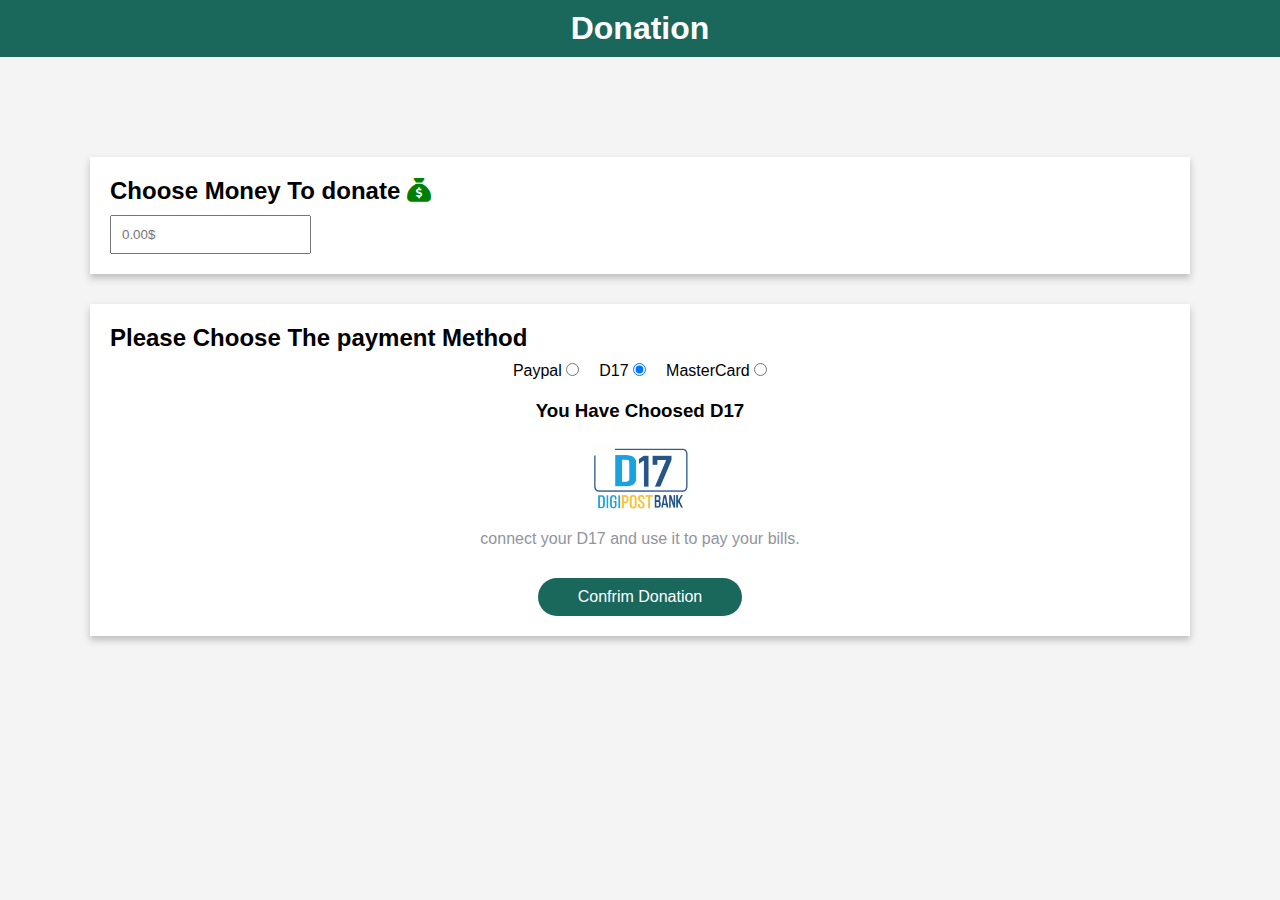
<file: donation.html>
<!DOCTYPE html>
<html lang="en">
<head>
    <meta charset="UTF-8">
    <meta name="viewport" content="width=device-width, initial-scale=1.0">
    <!-- ===========================fontawesome=========================== -->
     <link rel="stylesheet" href="https://cdnjs.cloudflare.com/ajax/libs/font-awesome/6.7.1/css/all.min.css">
    <!-- ===========================generals=========================== -->
     <link rel="stylesheet" href="css/generals.css">
    <!-- ===========================style=========================== -->
     <link rel="stylesheet" href="css/style.css">
     <!-- levels -->
      <link rel="stylesheet" href="css/payment.css">
    <title>Donation</title>
</head>
<body>
    
    <div class="payment">
        <h1 style="text-align: center; padding: 10px 0;">Donation</h1>
        <div class="container">
            <div class="review-cart">
                <h2>Choose Money To donate <i class="fa-solid fa-sack-dollar" style="color: green;"></i></h2>
                <input type="number" value="0.00$" style="padding: 10px;" placeholder="0.00$">
            </div>
            <div class="pay-methods">
                <h2>Please Choose The payment Method</h2>
                <div class="mth-names">
                    <div class="paypal">
                        <label for="">Paypal</label> <input type="radio" name="" id="">
                    </div>
                    <div class="D17">
                        <label for="">D17</label> <input type="radio" name="" id="" checked>
                    </div>
                    <div class="master-card">
                        <label for="">MasterCard</label> <input type="radio" name="" id="">
                    </div>
                </div>
                <div class="choosed">
                    <h3 style="text-align: center;">You Have Choosed D17</h3>
                    <div class="image">
                        <img src="img/D17.jpg" style="width: 100px;">
                    </div>
                    <p class="paragraph">connect your D17 and use it to pay your bills.</p>
                    <div class="button">
                        <a href="success-donation.html">Confrim Donation</a>
                    </div>
                </div>
            </div>
        </div>
    </div>    
</body>
</html>
</file>
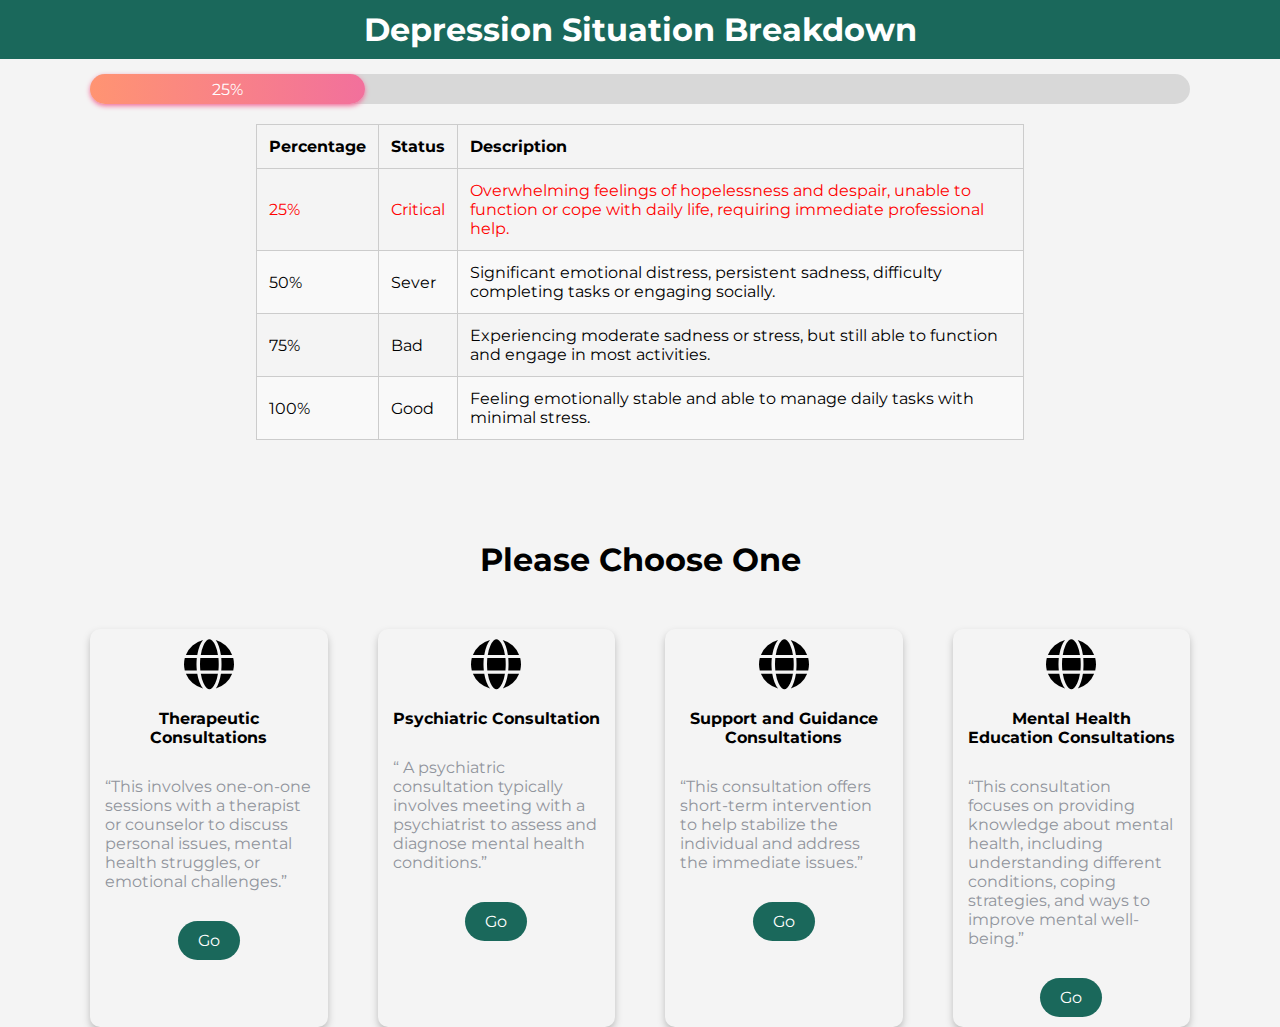
<file: level-of-sickness.html>
<!DOCTYPE html>
<html lang="en">
<head>
    <meta charset="UTF-8">
    <meta name="viewport" content="width=device-width, initial-scale=1.0">
    <!-- ===========================fontawesome=========================== -->
     <link rel="stylesheet" href="https://cdnjs.cloudflare.com/ajax/libs/font-awesome/6.7.1/css/all.min.css">
    <!-- ===========================generals=========================== -->
     <link rel="stylesheet" href="css/generals.css">
    <!-- ===========================style=========================== -->
     <link rel="stylesheet" href="css/style.css">
     <!-- levels -->
      <link rel="stylesheet" href="css/levels.css">
    <title>Level Of Sickness</title>
</head>
    <body>
      <div class="levels">
        <h1 style="text-align: center;">Depression Situation Breakdown</h1>
        <div class="container">
            <div class="progress">
                <div class="progress-done" data-done="25">
                    25%
                </div>
            </div>
        </div>
      </div>  
    <table>
        <thead>
            <tr>
                <th>Percentage</th>
                <th>Status</th>
                <th>Description</th>
            </tr>
        </thead>
        <tbody>
            <tr>
                <td style="color: red;">25%</td>
                <td style="color: red;">Critical</td>
                <td style="color: red;">Overwhelming feelings of hopelessness and despair, unable to function or cope with daily life, requiring immediate professional help.</td>
            </tr>
            <tr>
                <td>50%</td>
                <td>Sever</td>
                <td>Significant emotional distress, persistent sadness, difficulty completing tasks or engaging socially.</td>
            </tr>
            <tr>
                <td>75%</td>
                <td>Bad</td>
                <td>Experiencing moderate sadness or stress, but still able to function and engage in most activities.</td>
            </tr>
            <tr>
                <td>100%</td>
                <td>Good</td>
                <td>Feeling emotionally stable and able to manage daily tasks with minimal stress.</td>
            </tr>
        </tbody>
    </table>

    <div class="choices">
        <h1 style="text-align: center; padding-bottom: 50px;" >Please Choose One</h1>
        <div class="container">
            <div class="cards">
                <div class="card card-1">
                    <i class="fa-solid fa-globe"></i>
                    <div class="name">
                        <p>Therapeutic Consultations</p>
                    </div>
                    <div class="desc">
                        <p> “This involves one-on-one sessions with a therapist or counselor to discuss personal issues, mental health struggles, or emotional challenges.”</p>
                    </div>
                    <a href="payment.html" class="button">Go</a>
                </div>
                <div class="card card-2">
                    <i class="fa-solid fa-globe"></i>
                    <div class="name">
                        <p>Psychiatric Consultation</p>
                    </div>
                    <div class="desc">
                        <p> “ A psychiatric consultation typically involves meeting with a psychiatrist to assess and diagnose mental health conditions.”</p>
                    </div>
                    <a href="payment.html" class="button">Go</a>
                </div>
                <div class="card card-3">
                    <i class="fa-solid fa-globe"></i>
                    <div class="name">
                        <p>Support and Guidance Consultations</p>
                    </div>
                    <div class="desc">
                        <p> “This consultation offers short-term intervention to help stabilize the individual and address the immediate issues.”</p>
                    </div>
                    <a href="payment.html" class="button">Go</a>
                </div>
                <div class="card card-4">
                    <i class="fa-solid fa-globe"></i>
                    <div class="name">
                        <p>Mental Health Education Consultations</p>
                    </div>
                    <div class="desc">
                        <p> “This consultation focuses on providing knowledge about mental health, including understanding different conditions, coping strategies, and ways to improve mental well-being.”</p>
                    </div>
                    <a href="payment.html" class="button">Go</a>
                </div>
            </div>
        </div>
    </div>
      <script src="js/script.js"></script>
    </body>

</html>
</file>
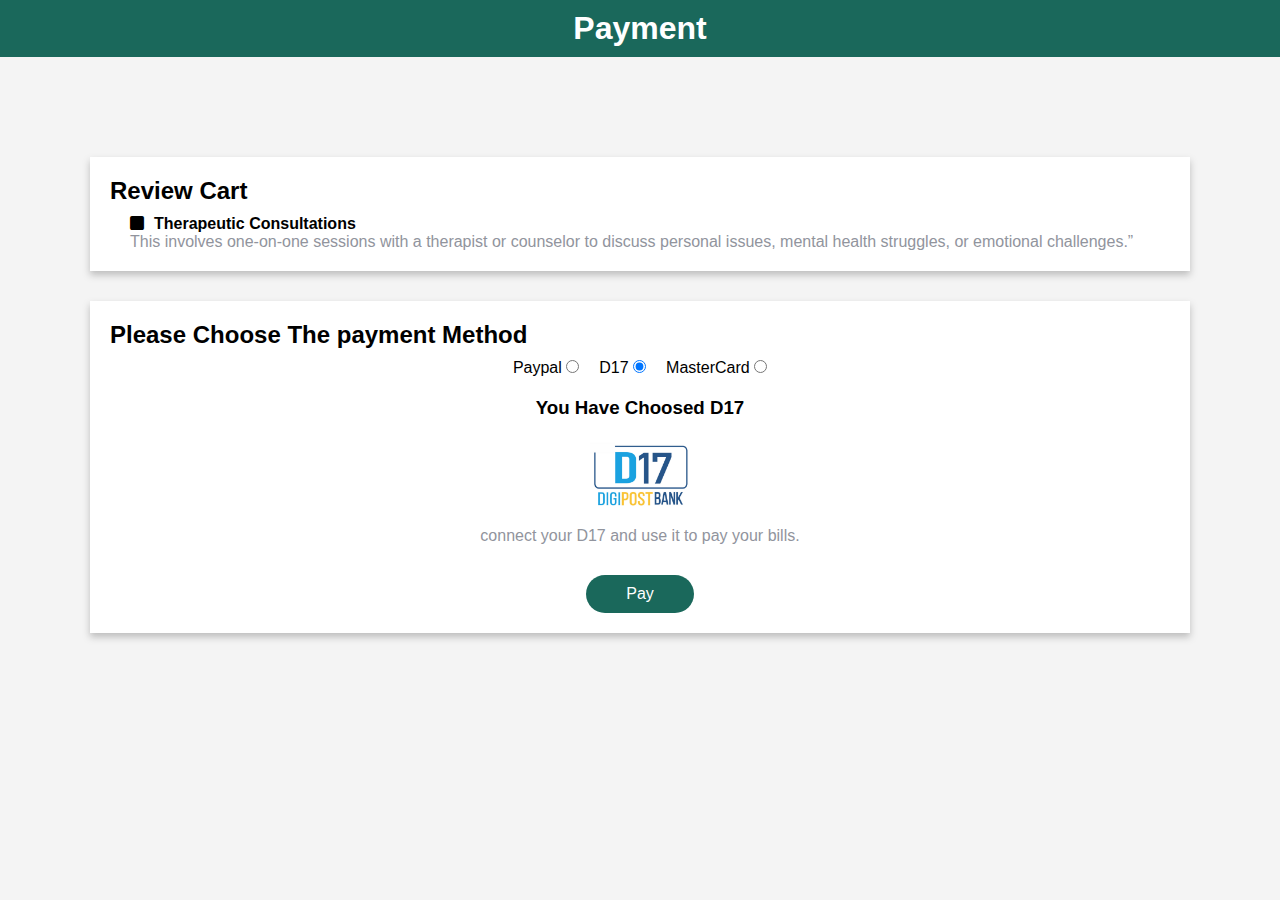
<file: payment.html>
<!DOCTYPE html>
<html lang="en">
<head>
    <meta charset="UTF-8">
    <meta name="viewport" content="width=device-width, initial-scale=1.0">
    <!-- ===========================fontawesome=========================== -->
     <link rel="stylesheet" href="https://cdnjs.cloudflare.com/ajax/libs/font-awesome/6.7.1/css/all.min.css">
    <!-- ===========================generals=========================== -->
     <link rel="stylesheet" href="css/generals.css">
    <!-- ===========================style=========================== -->
     <link rel="stylesheet" href="css/style.css">
     <!-- levels -->
      <link rel="stylesheet" href="css/payment.css">
    <title>Payment</title>
</head>
<body>
    
    <div class="payment">
        <h1 style="text-align: center; padding: 10px 0;">Payment</h1>
        <div class="container">
            <div class="review-cart">
                <h2>Review Cart</h2>
                <div class="desc">
                    <p><i class="fa-solid fa-square" style="padding-right: 10px;"></i>Therapeutic Consultations</p>
                    <p class="paragraph">This involves one-on-one sessions with a therapist or counselor to discuss personal issues, mental health struggles, or emotional challenges.”</p>
                </div>
            </div>
            <div class="pay-methods">
                <h2>Please Choose The payment Method</h2>
                <div class="mth-names">
                    <div class="paypal">
                        <label for="">Paypal</label> <input type="radio" name="" id="">
                    </div>
                    <div class="D17">
                        <label for="">D17</label> <input type="radio" name="" id="" checked>
                    </div>
                    <div class="master-card">
                        <label for="">MasterCard</label> <input type="radio" name="" id="">
                    </div>
                </div>
                <div class="choosed">
                    <h3 style="text-align: center;">You Have Choosed D17</h3>
                    <div class="image">
                        <img src="img/D17.jpg" style="width: 100px;">
                    </div>
                    <p class="paragraph">connect your D17 and use it to pay your bills.</p>
                    <div class="button">
                        <a href="success-payment.html">Pay</a>
                    </div>
                </div>
            </div>
        </div>
    </div>    
</body>
</html>
</file>
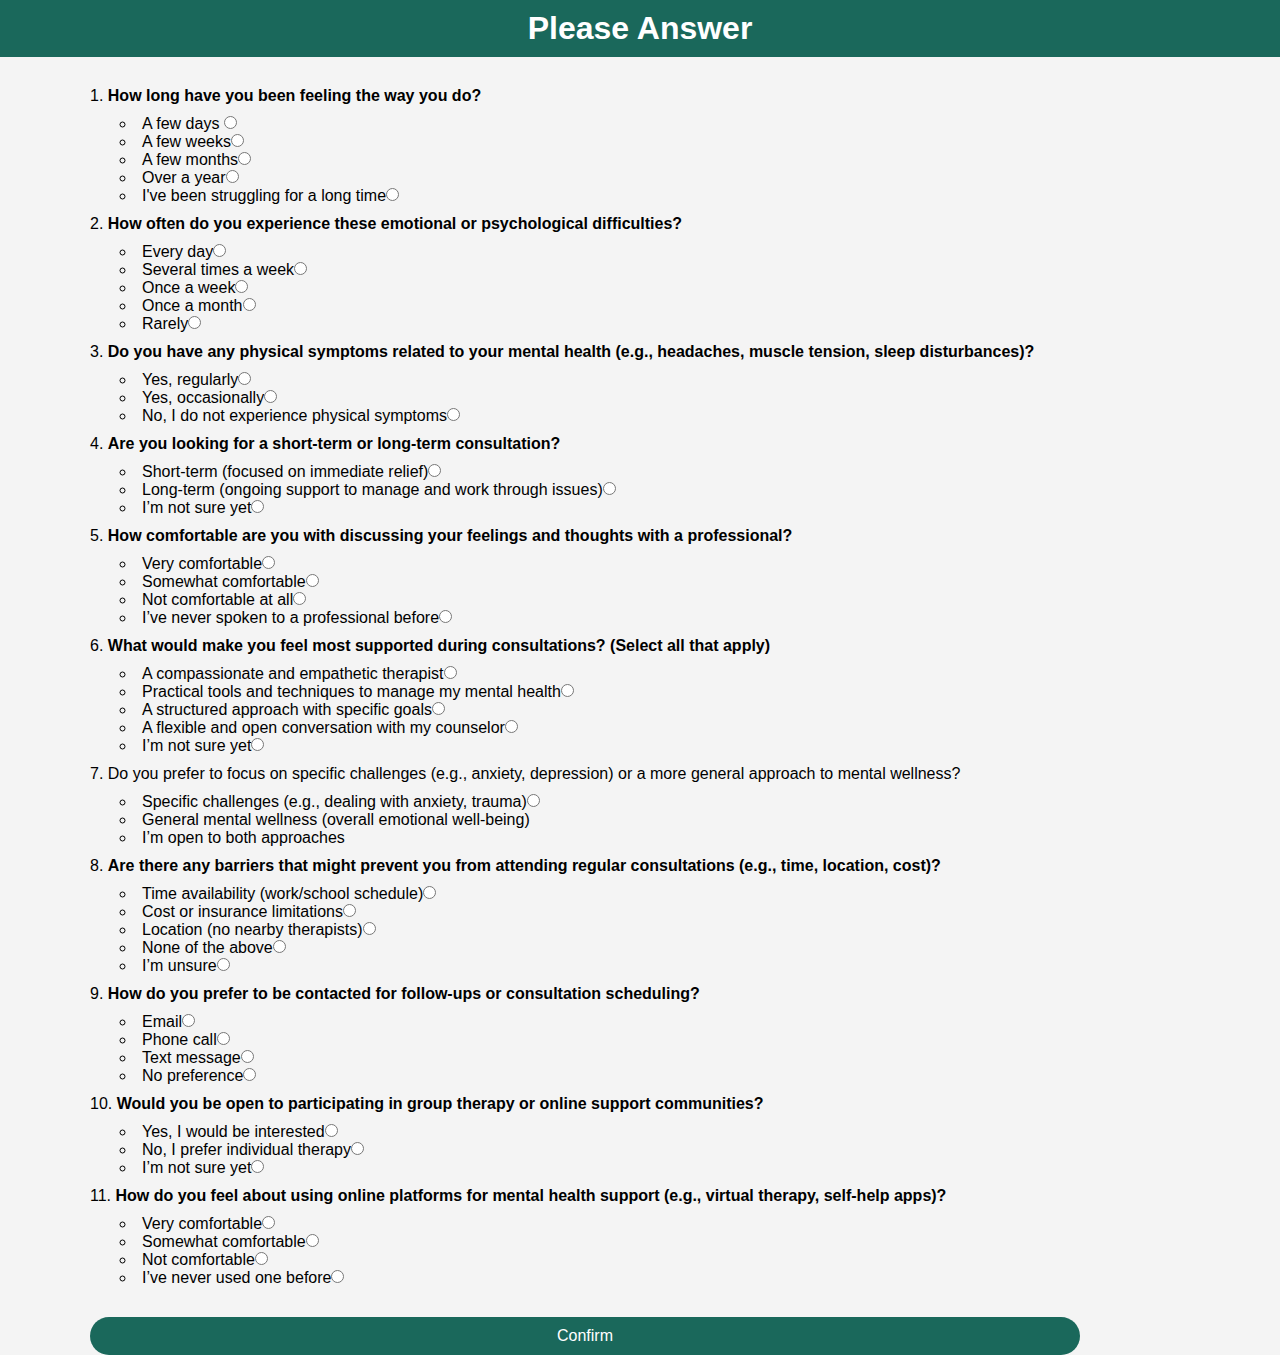
<file: quizz.html>
<!DOCTYPE html>
<html lang="en">
<head>
    <meta charset="UTF-8">
    <meta name="viewport" content="width=device-width, initial-scale=1.0">
    <!-- ===========================fontawesome=========================== -->
     <link rel="stylesheet" href="https://cdnjs.cloudflare.com/ajax/libs/font-awesome/6.7.1/css/all.min.css">
    <!-- ===========================generals=========================== -->
     <link rel="stylesheet" href="css/generals.css">
    <!-- ===========================style=========================== -->
     <link rel="stylesheet" href="css/style.css">
     <!-- user -->
      <link rel="stylesheet" href="css/user.css">
      <style>
        ul {
            list-style-type: circle; /* Ensures circles for <ul> */
            margin-left: 30px; /* Adds some indentation for nested lists */
            list-style-position: inside;
        }
        ol{
            list-style-type: decimal;
            list-style-position: inside;
        }
      </style>
    <title>Quizz</title>
</head>
    <body>
        <div class="quizz">
            <h1>Please Answer</h1>
            <div class="container">
                <div class="row-1">
                    <ol>
                        <li>
                            <span>How long have you been feeling the way you do?</span>
                            <ul>
                                <li>A few days <input type="radio" name="" id=""></li>
                                <li>A few weeks<input type="radio" name="" id=""></li>
                                <li>A few months<input type="radio" name="" id=""></li>
                                <li>Over a year<input type="radio" name="" id=""></li>
                                <li>I've been struggling for a long time<input type="radio" name="" id=""></li>
                            </ul>
                        </li>
                        <li>
                            <span>How often do you experience these emotional or psychological difficulties?</span>
                            <ul>
                                <li>Every day<input type="radio" name="" id=""></li>
                                <li>Several times a week<input type="radio" name="" id=""></li>
                                <li>Once a week<input type="radio" name="" id=""></li>
                                <li>Once a month<input type="radio" name="" id=""></li>
                                <li>Rarely<input type="radio" name="" id=""></li>
                            </ul>
                        </li>
                        <li>
                            <span>Do you have any physical symptoms related to your mental health (e.g., headaches, muscle tension, sleep disturbances)?</span>
                            <ul>
                                <li>Yes, regularly<input type="radio" name="" id=""></li>
                                <li>Yes, occasionally<input type="radio" name="" id=""></li>
                                <li>No, I do not experience physical symptoms<input type="radio" name="" id=""></li>
                            </ul>
                        </li>
                        <li>
                            <span>Are you looking for a short-term or long-term consultation?</span>
                            <ul>
                                <li>Short-term (focused on immediate relief)<input type="radio" name="" id=""></li>
                                <li>Long-term (ongoing support to manage and work through issues)<input type="radio" name="" id=""></li>
                                <li>I’m not sure yet<input type="radio" name="" id=""></li>
                            </ul>
                        </li>
                        <li>
                            <span>How comfortable are you with discussing your feelings and thoughts with a professional?</span>
                            <ul>
                                <li>Very comfortable<input type="radio" name="" id=""></li>
                                <li>Somewhat comfortable<input type="radio" name="" id=""></li>
                                <li>Not comfortable at all<input type="radio" name="" id=""></li>
                                <li>I’ve never spoken to a professional before<input type="radio" name="" id=""></li>
                            </ul>
                        </li>
                        <li>
                            <span>What would make you feel most supported during consultations? (Select all that apply)</span>
                            <ul>
                                <li>A compassionate and empathetic therapist<input type="radio" name="" id=""></li>
                                <li>Practical tools and techniques to manage my mental health<input type="radio" name="" id=""></li>
                                <li>A structured approach with specific goals<input type="radio" name="" id=""></li>
                                <li>A flexible and open conversation with my counselor<input type="radio" name="" id=""></li>
                                <li>I’m not sure yet<input type="radio" name="" id=""></li>
                            </ul>
                        </li>
                        <li>
                            Do you prefer to focus on specific challenges (e.g., anxiety, depression) or a more general approach to mental wellness?
                            <ul>
                                <li>Specific challenges (e.g., dealing with anxiety, trauma)<input type="radio" name="" id=""></li>
                                <li>General mental wellness (overall emotional well-being)</li>
                                <li>I’m open to both approaches</li>
                            </ul>
                        </li>
                        <li>
                            <span>Are there any barriers that might prevent you from attending regular consultations (e.g., time, location, cost)?</span>
                            <ul>
                                <li>Time availability (work/school schedule)<input type="radio" name="" id=""></li>
                                <li>Cost or insurance limitations<input type="radio" name="" id=""></li>
                                <li>Location (no nearby therapists)<input type="radio" name="" id=""></li>
                                <li>None of the above<input type="radio" name="" id=""></li>
                                <li>I’m unsure<input type="radio" name="" id=""></li>
                            </ul>
                        </li>
                        <li>
                            <span>How do you prefer to be contacted for follow-ups or consultation scheduling?</span>
                            <ul>
                                <li>Email<input type="radio" name="" id=""></li>
                                <li>Phone call<input type="radio" name="" id=""></li>
                                <li>Text message<input type="radio" name="" id=""></li>
                                <li>No preference<input type="radio" name="" id=""></li>
                            </ul>
                        </li>
                        <li>
                            <span>Would you be open to participating in group therapy or online support communities?</span>
                            <ul>
                                <li>Yes, I would be interested<input type="radio" name="" id=""></li>
                                <li>No, I prefer individual therapy<input type="radio" name="" id=""></li>
                                <li>I’m not sure yet<input type="radio" name="" id=""></li>
                            </ul>
                        </li>
                        <li>
                            <span>How do you feel about using online platforms for mental health support (e.g., virtual therapy, self-help apps)?</span>
                            <ul>
                                <li>Very comfortable<input type="radio" name="" id=""></li>
                                <li>Somewhat comfortable<input type="radio" name="" id=""></li>
                                <li>Not comfortable<input type="radio" name="" id=""></li>
                                <li>I’ve never used one before<input type="radio" name="" id=""></li>
                            </ul>
                        </li>
                    </ol>
                    <a href="level-of-sickness.html" id="button">Confirm</a>
                </div>
            </div>
        </div>
    </body>

</html>
</file>
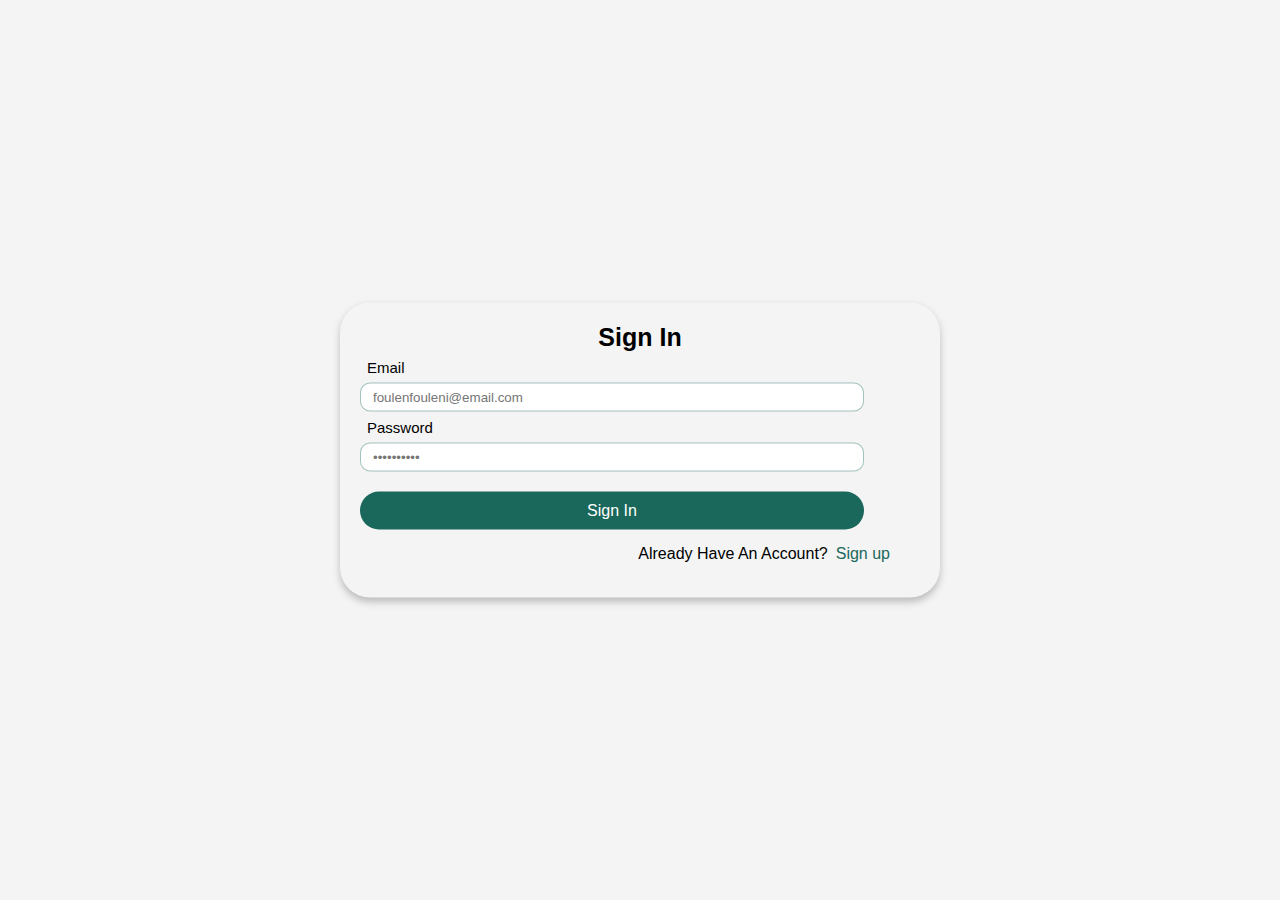
<file: sign-in.html>
<!DOCTYPE html>
<html lang="en">
<head>
    <meta charset="UTF-8">
    <meta name="viewport" content="width=device-width, initial-scale=1.0">
    <!-- ===========================fontawesome=========================== -->
     <link rel="stylesheet" href="https://cdnjs.cloudflare.com/ajax/libs/font-awesome/6.7.1/css/all.min.css">
    <!-- ===========================generals=========================== -->
     <link rel="stylesheet" href="css/generals.css">
    <!-- ===========================style=========================== -->
     <link rel="stylesheet" href="css/style.css">
     <!-- user -->
      <link rel="stylesheet" href="css/user.css">
    <title>Sign In</title>
</head>
    <body>
        <form action="">
            <h1>Sign In</h1>
            <div class="email">
                <label for="">Email</label><br>
                <input type="text" placeholder="foulenfouleni@email.com">
            </div>
            <div class="password" style="display: block;">
                <div class="password-1">
                    <label for="">Password</label><br>
                    <input type="text" placeholder="••••••••••">
                </div>
            </div>
            <a href="user-profile.html" id="button">Sign In</a>
            <p>Already Have An Account?<a href="sign-up.html">Sign up</a></p>
        </form>
    </body>

</head>
</file>
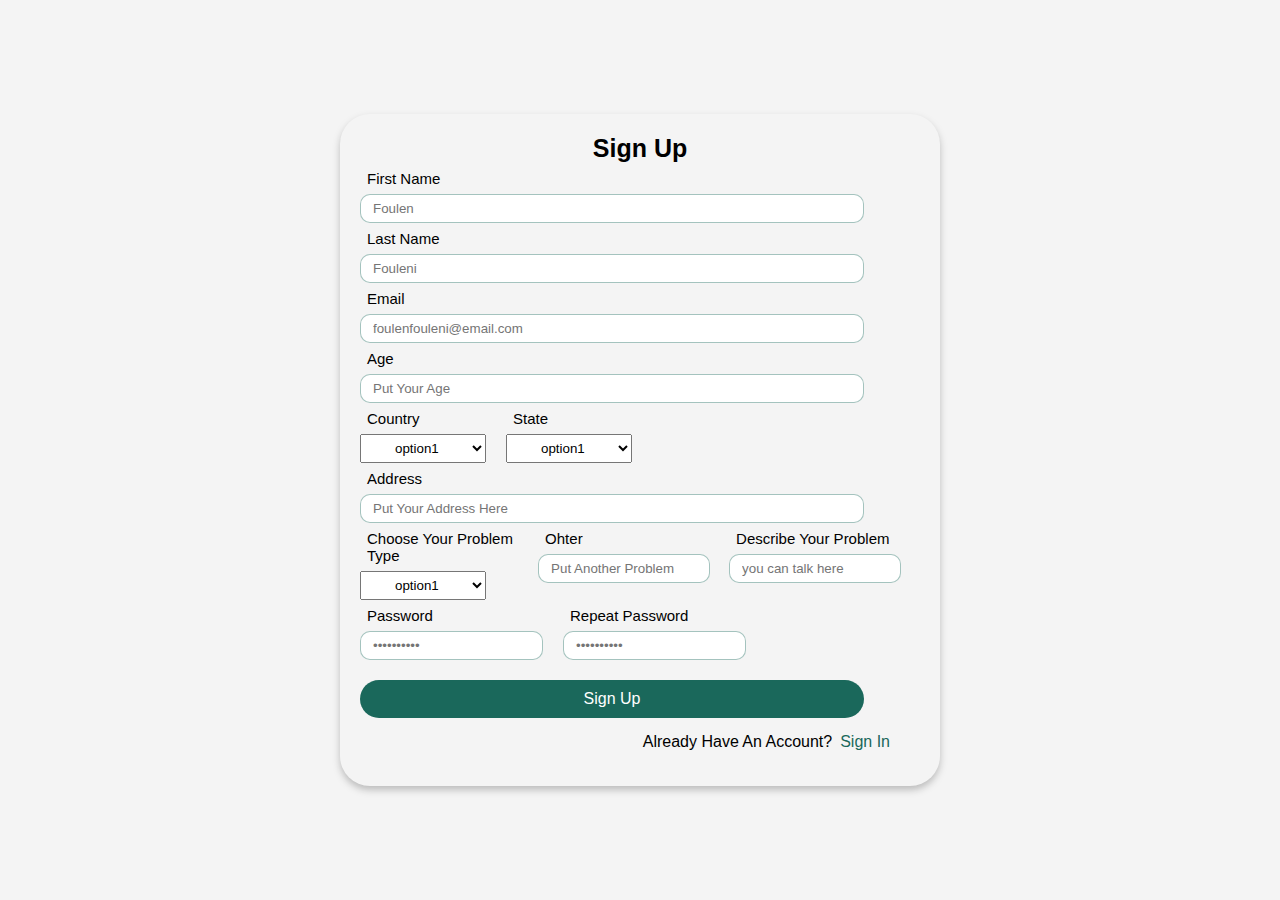
<file: sign-up.html>
<!DOCTYPE html>
<html lang="en">
<head>
    <meta charset="UTF-8">
    <meta name="viewport" content="width=device-width, initial-scale=1.0">
    <!-- ===========================fontawesome=========================== -->
     <link rel="stylesheet" href="https://cdnjs.cloudflare.com/ajax/libs/font-awesome/6.7.1/css/all.min.css">
    <!-- ===========================generals=========================== -->
     <link rel="stylesheet" href="css/generals.css">
    <!-- ===========================style=========================== -->
     <link rel="stylesheet" href="css/style.css">
     <!-- user -->
      <link rel="stylesheet" href="css/user.css">
    <title>Sign Up</title>
</head>
    <body>
        <form action="">
            <h1>Sign Up</h1>
            <div class="name">
                <div class="first-name">
                    <label for="">First Name</label> <br>
                    <input type="text" placeholder="Foulen">
                </div>
                <div class="last-name">
                    <label for="">Last Name</label> <br>
                    <input type="text" placeholder="Fouleni">
                </div>
            </div>
            <div class="email">
                <label for="">Email</label><br>
                <input type="text" placeholder="foulenfouleni@email.com">
            </div>
            <div class="age">
                <label for="">Age</label><br>
                <input type="text" placeholder="Put Your Age">
            </div>
            <div class="address">
                <div class="country">
                    <label for="">Country</label><br>
                    <select name="" id="">
                        <option value="option1">option1</option>
                        <option value="option">option2</option>
                        <option value="option2">option3</option>
                    </select>
                </div>
                <div class="state">
                    <label for="">State</label><br>
                    <select name="" id="">
                        <option value="option1">option1</option>
                        <option value="option">option2</option>
                        <option value="option2">option3</option>
                    </select>
                </div>
            </div>
            <div class="add-description">
                <label for="">Address</label><br>
                <input type="text" placeholder="Put Your Address Here">
            </div>
            <div class="problem">
                <div class="category">
                    <div class="category-1">
                        <label for="">Choose Your Problem Type</label><br>
                        <select name="" id="">
                            <option value="option1">option1</option>
                            <option value="option1">option1</option>
                            <option value="option1">option1</option>
                            <option value="option1">option1</option>
                            <option value="option1">option1</option>
                            <option value="option1">option1</option>
                            <option value="option1">option1</option>
                            <option value="option1">option1</option>
                        </select>
                    </div>
                    <div class="category-2">
                        <label for="">Ohter</label><br>
                        <input type="text" placeholder="Put Another Problem">
                    </div>
                    <div class="description">
                        <label for="">Describe Your Problem</label><br>
                        <input type="text" placeholder="you can talk here">
                    </div>
                </div>
                
            </div>
            <div class="password">
                <div class="password-1">
                    <label for="">Password</label><br>
                    <input type="text" placeholder="••••••••••">
                </div>
                <div class="password-1">
                    <label for="">Repeat Password</label><br>
                    <input type="text" placeholder="••••••••••">
                </div>
            </div>
            <a href="quizz.html" id="button">Sign Up</a>
            <p>Already Have An Account?<a href="sign-in.html">Sign In</a></p>
        </form>
    </body>

</head>
</file>
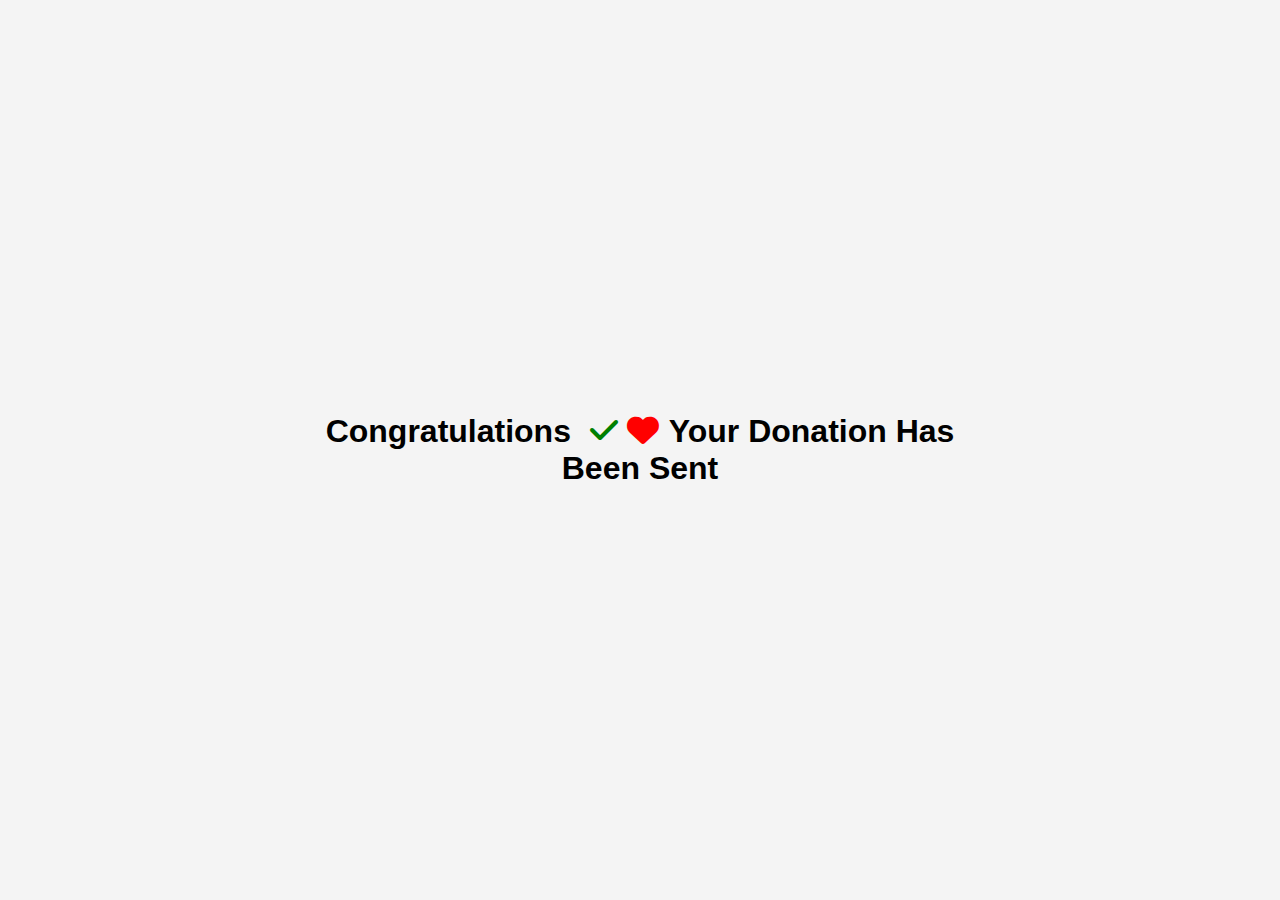
<file: success-donation.html>
<!DOCTYPE html>
<html lang="en">
<head>
    <meta charset="UTF-8">
    <meta name="viewport" content="width=device-width, initial-scale=1.0">
    <!-- ===========================fontawesome=========================== -->
     <link rel="stylesheet" href="https://cdnjs.cloudflare.com/ajax/libs/font-awesome/6.7.1/css/all.min.css">
    <!-- ===========================generals=========================== -->
     <link rel="stylesheet" href="css/generals.css">
    <!-- ===========================style=========================== -->
     <link rel="stylesheet" href="css/style.css">
     <!-- levels -->
      <link rel="stylesheet" href="css/payment.css">
    <title>Successfully</title>
</head>
<body>
    
        <h1 style="text-align: center; position: absolute; top: 50%; left: 50%; transform: translate(-50%,-50%);">Congratulations <i class="fa-solid fa-check" style="color: green; padding-left: 10px;"></i> <i class="fa-solid fa-heart" style="color: red; padding-right: 10px;"></i>Your Donation Has Been Sent</h1>
</body>
</html>
</file>
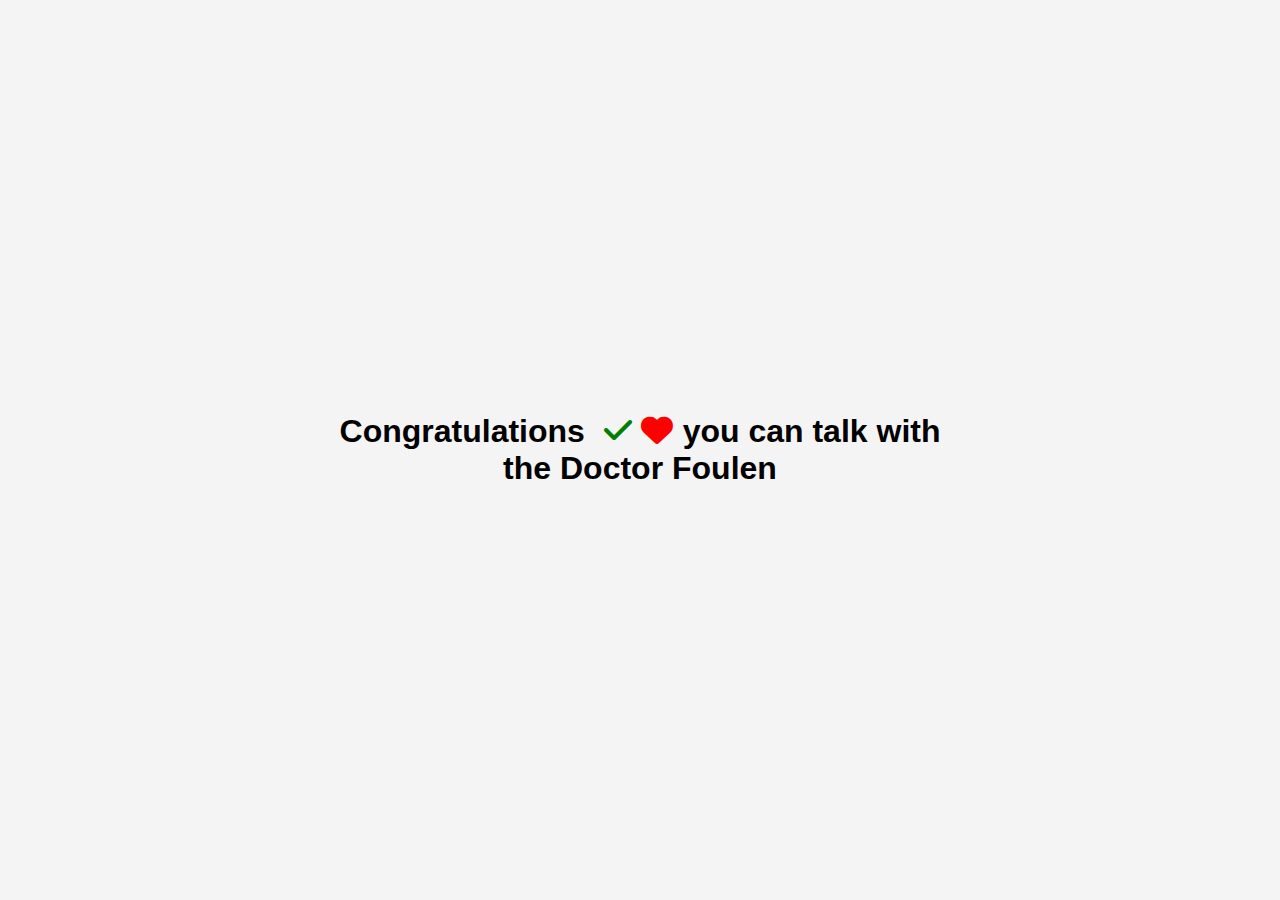
<file: success-payment.html>
<!DOCTYPE html>
<html lang="en">
<head>
    <meta charset="UTF-8">
    <meta name="viewport" content="width=device-width, initial-scale=1.0">
    <!-- ===========================fontawesome=========================== -->
     <link rel="stylesheet" href="https://cdnjs.cloudflare.com/ajax/libs/font-awesome/6.7.1/css/all.min.css">
    <!-- ===========================generals=========================== -->
     <link rel="stylesheet" href="css/generals.css">
    <!-- ===========================style=========================== -->
     <link rel="stylesheet" href="css/style.css">
     <!-- levels -->
      <link rel="stylesheet" href="css/payment.css">
    <title>Successfully</title>
</head>
<body>
    
        <h1 style="text-align: center; position: absolute; top: 50%; left: 50%; transform: translate(-50%,-50%);">Congratulations <i class="fa-solid fa-check" style="color: green; padding-left: 10px;"></i> <i class="fa-solid fa-heart" style="color: red; padding-right: 10px;"></i>you can talk with the Doctor Foulen</h1>
</body>
</html>
</file>
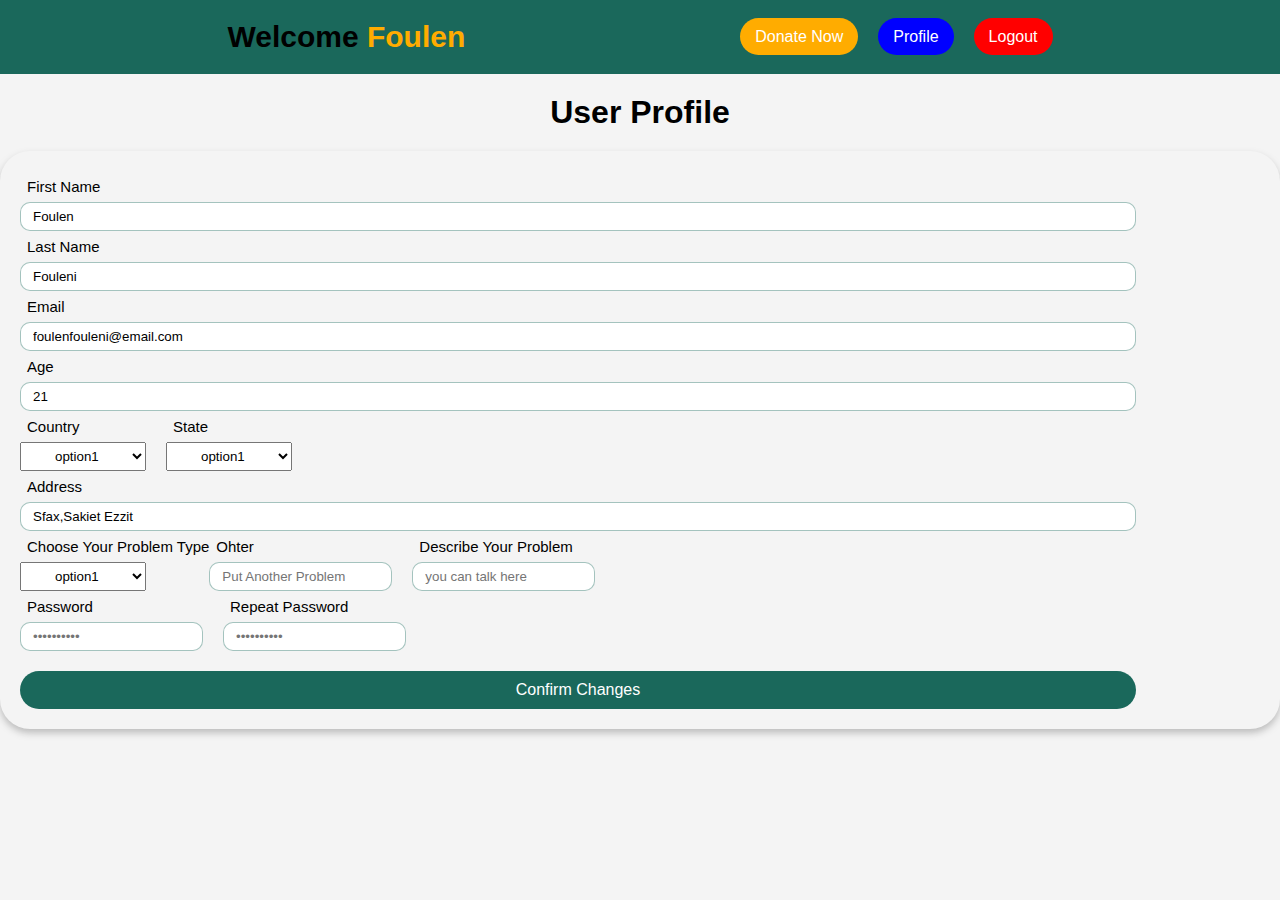
<file: user-profile.html>
<!DOCTYPE html>
<html lang="en">
<head>
    <meta charset="UTF-8">
    <meta name="viewport" content="width=device-width, initial-scale=1.0">
    <!-- ===========================fontawesome=========================== -->
     <link rel="stylesheet" href="https://cdnjs.cloudflare.com/ajax/libs/font-awesome/6.7.1/css/all.min.css">
    <!-- ===========================generals=========================== -->
     <link rel="stylesheet" href="css/generals.css">
    <!-- ===========================style=========================== -->
     <link rel="stylesheet" href="css/style.css">
    <!-- ===========================home=========================== -->
    <link rel="stylesheet" href="css/user-profile.css">
    <title>Profile</title>
</head>

<body>
    <div class="header">
        <div class="container">
            <h2>Welcome <span>Foulen</span></h2>
            <ul>
                <li><a href="donation.html">Donate Now</a></li>
                <li><a href="user-profile.html">Profile</a></li>
                <li><a href="index.html">Logout</a></li>
            </ul>
        </div>
    </div>
    <div class="user-info">
        <h1>User Profile</h1>
        <form action="">
            <div class="name">
                <div class="first-name">
                    <label for="">First Name</label> <br>
                    <input type="text" placeholder="Foulen" value="Foulen">
                </div>
                <div class="last-name">
                    <label for="">Last Name</label> <br>
                    <input type="text" placeholder="Fouleni" value="Fouleni">
                </div>
            </div>
            <div class="email">
                <label for="">Email</label><br>
                <input type="text" placeholder="foulenfouleni@email.com" value="foulenfouleni@email.com">
            </div>
            <div class="age">
                <label for="">Age</label><br>
                <input type="text" placeholder="Put Your Age" value="21">
            </div>
            <div class="address">
                <div class="country">
                    <label for="">Country</label><br>
                    <select name="" id="">
                        <option value="option1">option1</option>
                        <option value="option">option2</option>
                        <option value="option2">option3</option>
                    </select>
                </div>
                <div class="state">
                    <label for="">State</label><br>
                    <select name="" id="">
                        <option value="option1">option1</option>
                        <option value="option">option2</option>
                        <option value="option2">option3</option>
                    </select>
                </div>
            </div>
            <div class="add-description">
                <label for="">Address</label><br>
                <input type="text" placeholder="Put Your Address Here" value="Sfax,Sakiet Ezzit">
            </div>
            <div class="problem">
                <div class="category">
                    <div class="category-1">
                        <label for="">Choose Your Problem Type</label><br>
                        <select name="" id="">
                            <option value="option1">option1</option>
                            <option value="option1">option1</option>
                            <option value="option1">option1</option>
                            <option value="option1">option1</option>
                            <option value="option1">option1</option>
                            <option value="option1">option1</option>
                            <option value="option1">option1</option>
                            <option value="option1">option1</option>
                        </select>
                    </div>
                    <div class="category-2">
                        <label for="">Ohter</label><br>
                        <input type="text" placeholder="Put Another Problem">
                    </div>
                    <div class="description">
                        <label for="">Describe Your Problem</label><br>
                        <input type="text" placeholder="you can talk here">
                    </div>
                </div>
                
            </div>
            <div class="password">
                <div class="password-1">
                    <label for="">Password</label><br>
                    <input type="text" placeholder="••••••••••">
                </div>
                <div class="password-1">
                    <label for="">Repeat Password</label><br>
                    <input type="text" placeholder="••••••••••">
                </div>
            </div>
            <a href="user-profile.html" id="button">Confirm Changes</a>
        </form>
    </div>
</body>

</html>
</file>
<file: css/generals.css>
*{
    margin: 0;
    padding: 0;
    box-sizing: border-box;
}
body{
    background-color: #f4f4f4;
    font-family: 'Montserrat', sans-serif;

}
html{
    scroll-behavior: smooth;
}
/* Chrome, Edge, and Safari */
*::-webkit-scrollbar {
    width: 13px;
  }

*::-webkit-scrollbar-track {
    background: transparent;
  }

*::-webkit-scrollbar-thumb {
    background-color: #FFAC00;
    border-radius: 10px;
    /* border: 3px solid #31313a; */
  }
ul{
    list-style:none;
}
a{
    text-decoration: none;
    color: #000;
}
.container{
    margin-right: auto;
    margin-left: auto;
    padding: 0 90px;
}
</file>
<file: css/style.css>
p.paragraph{
    color: #91949D;
}
h1.head{
    padding-bottom: 20px;
    position: relative;
    z-index: 2222222222222222;
}
h1.head::before{
    content: "";
    z-index: -1;
    background-color: #FFAC00;
    width: 45px;
    height: 45px;
    border-radius: 50%;
    position: absolute;
    left: -10px;
    top:-7px;
}
a.button{
    background-color: #FFAC00;
    display: inline-block;
    padding: 10px 20px;
    border-radius: 30px;
    margin-top: 8px;
    color: #fff;
}
/*===========================start header===========================*/
header{
    height: 120px;
}
header .container{
    position: relative;
    z-index: 111111111111111;
}
header .container .row-1{
    display: flex;
    align-items: center;
    padding: 20px 0;
    /* background-color: #1A685B; */
}

header .container .row-1 .logo{
}
header .container .row-1 ul.informations{
    flex: 1;
    /* background-color: green; */
    display: flex;
    gap:0 20px;
    justify-content: center;
}
header .container .row-1 ul.informations li:not(:last-child){
    border-right: 1px solid #91949D;
    padding-right: 20px;
}
header .container .row-1 ul.informations li:hover {
    margin-bottom: 15px;
    transform: translateY(-5px);
    transition: all .5s;
}
header .container .row-1 ul.informations li a{
    display: flex;
    align-items: center;
    gap: 0 10px;
}
header .container .row-1 ul.informations li a p:nth-child(2){
    font-weight: bold;
}

header .container .row-1 ul.informations li a i{
    font-size: 20px;
    padding-right: 5px;
}

header .container .row-2{
    display: flex;
    /* justify-content: space-evenly; */
    align-items: center;
    /* padding: 20px 0; */
    gap: 0 20px;
    transform: translateY(23px);
    /* position: absolute; */
    /* bottom:-40px; */
    /* z-index: 1111111111111; */
}
header .container .row-2 ul.list{
    display: flex;
    align-items: center;
    gap: 0 20px;
    background-color: #1A685B;
    padding: 15px 25px 15px 35px;
    border-radius: 30px;
    flex: 1;
}
header .container .row-2 ul.list li a{
    color: #fff;
    padding: 10px;
    border-radius: 30px;
    transition: padding .5s;
}
header .container .row-2 ul.list li a:hover{
    background-color: #1f8271;
}

header .container .row-2 .search{
    background-color: #FFAC00;
    color:#fff;
    padding: 15px;
    border-radius: 50%;
}
header .container .row-2 .search:hover{
    background-color: #ff6f00;
    cursor: pointer;
}

header .container .row-2 .donate-now{
    background-color: #FFAC00;
    padding: 15px;
    border-radius: 30px;
    cursor: pointer;
}
header .container .row-2 .donate-now:hover{
    background-color: #ff6f00;

}

header .container .row-2 .donate-now a{
    color: #fff;
}
header .container .row-2 .donate-now a i{
    padding-right: 8px;
}

/*===========================start main===========================*/
main{
    /* margin-top: 20px; */
}
main .landing{
    background-image: url(../img/landing.jpg);
    background-size: cover;
    /* background-position: center; */
    height: calc(100vh - 120px);
    /* filter: grayscale(100%); */
    /* z-index: -1; */
    position: relative;
    z-index: 11;
}
main .landing .overlay{
    width: 100%;
    height: 100%;
    background-color: rgba(0, 0, 0, 0.557);
    /* z-index: 111111111111111111111111; */
}
main .landing .info{
    position: absolute;
    top: 50%;
    left: 60px;
    transform: translateY(-50%);
    z-index: 11111111111;
}
main .landing .info p{
    padding-bottom: 10px;
}
main .landing .info h1{
    font-size: 60px;
    padding-bottom: 30px;
    color: #fff;
}
main .landing .info h1 span{
    color: #FFAC00;
}
main .landing .info a{
    background-color: #FFAC00;
    padding: 10px 15px;
    border-radius: 30px;
    color: #fff;
    display: inline-block;
}
main .landing .info a:hover{
    background-color: #ff6f00;
}

main .landing .info a:last-child{
    margin-left: 10px;
}


/*===========================start about-us===========================*/
main{
    /* margin-top: 70px; */
    /* background-color: red; */
    /* hei; */
    /* margin-top: 700px; */
}
main .about-us{
    margin-top: 70px;
    /* background-color: red; */
}
main .about-us .row-1{
    padding-left: 20px;
    display: flex;
    /* align-items: center; */
    /* justify-content: space-around; */
}
main .about-us .row-1 .desc{
    /* padding-top: 50px; */
    width: 580px;
}
main .about-us .row-1 .desc p{
    /* padding-top: 100px; */
    line-height: 25px;
}
main .about-us .row-1 .images{
    position: relative;
    display: flex;
    right: -500px;
    top: 50px;
}
main .about-us .row-1 .images .img{
    background-size: cover;
    background-position: center;
    background-repeat: no-repeat;
    height: 350px;
    width: 250px;
}
main .about-us .row-1 .img-1{
    background-image: url(..//img/1.jpg);
    position: absolute;
    left: -170px;
    top:-170px
}
main .about-us .row-1 .img-2{
    background-image: url(..//img/2.jpg);
    left: -400px;
    position: absolute;
}
main .about-us .row-1 .img-3{
    background-image: url(../img/3.jpg);
    position: absolute;
    left: -190px;
    top: 50px;

}
/* difference */
main .difference{
    margin-top: 300px;
}
main .difference .row-1{
    display: flex;
    align-items: center;
    gap: 0 100px;
}
main .difference .row-1 .col-1 ul{
    padding-left: 20px;
}
main .difference .row-1 .col-1 ul li{
    padding-bottom: 6px;
}
main .difference .row-1 .col-1 p{
    margin-left: 20px;
}

main .difference .row-1 .col-1 a{
    margin-left: 50px;
    margin-top: 10px;
    padding: 10px 20px;
    background-color: #FFAC00;
    color: #fff;
    display: inline-block;
    border-radius: 30px;
}
main .difference .row-1 .image{
    width: 300px;
}
main .difference .row-1 .image img{
    width: 100%;
}

/* services */
.services{

}
.services .container{
    /* display: flex; */
}
.services .container .cards{
    display: flex;
    justify-content: center;
    gap:0 50px;
}
.services .container .card{
    padding: 10px 15px;
    text-align: center;
    border-radius: 10px;
    width: 200px;
    box-shadow: 0px 4px 7px #80808078;
}
.services .container .card i{
    font-size: 50px;
    padding-bottom: 20px;
}
.services .container .card .name p{
    font-weight: bold;
    padding-bottom: 10px;
}
.services .container .card .desc p{
    color: #91949D;
    text-align: left;
}
.services .container .card a.button {
    
}

/* help */
.help{
    margin-top: 50px;
}
.help .container{

}
.help .container .cards{
    display: flex;
    justify-content: center;
    gap:0 50px;
}
.help .container .card{
    padding: 10px 15px;
    text-align: center;
    border-radius: 10px;
    /* width: 200px; */
    box-shadow: 0px 4px 7px #80808078;
}
.help .container .card .image{
    height: 180px;
}
.help .container .card .image img{
    height: 100%;
}

.help .container .card .name p{
    font-weight: bold;
    padding: 10px 0 10px;
}
.help .container .card .desc p{
    color: #91949D;
    text-align: left;
}
/* our blog */

.blog{
    margin-top: 50px;
}
.blog .container{

}
.blog .container .cards{
    display: grid;
    grid-template-columns: repeat(auto-fill , minmax(400px,auto));
    justify-content: center;
    gap:50px 50px;
}
.blog .container .card{
    padding: 10px 15px;
    text-align: center;
    /* border-radius: 10px; */
    /* width: 200px; */
    box-shadow: 0px 4px 7px #80808078;
}
.blog .container .card .image{
    height: 180px;
}
.blog .container .card .image img{
    height: 100%;
}

.blog .container .card .name p{
    font-weight: bold;
    padding: 10px 0 10px;
}
.blog .container .card .desc p{
    color: #91949D;
    text-align: left;
}

/* footer */
footer{
    padding: 20px 0 0 0 ;
    margin-top: 30px;
    background-color: #1A685B;
    color: #fff;
}
footer .container{

}
footer .row-1 {
    text-align: center;
    padding: 0 90px 30px;

}
footer .row-2{
    display: flex;
    align-items: center;
    justify-content: center;
    gap:0 200px;
    padding: 0 90px 30px;

}
footer .row-3{
    text-align: center;
    padding: 8px 0;
    background-color: #1f8271;
}
footer .search-box a{
    border-top-left-radius: 30px;
    border-bottom-left-radius: 30px;
    padding: 10px 15px;
    background-color: #13574c;
}
footer .search-box input{
    padding: 11px 15px;
    transform: translateX(-3px);
    outline: none;
    border: 1px solid #1A685B;
    border-top-right-radius: 30px;
    border-bottom-right-radius: 30px;
}
footer ul.list{
    display: flex;
    gap: 0 10px;
}
</file>
<file: css/payment.css>
.container{
    margin-top: 100px;
}
.payment h1{
    text-align: center;
    background-color: #1A685B;
    color: #fff;
    padding: 10px 0;
}
.payment h2{
    padding: 0 0 10px;
}
.review-cart{
    box-shadow: 0px 4px 7px #80808078;
    background-color: white;
    padding: 20px ;
}
.review-cart .desc{
    padding-left: 20px;
}
.review-cart .desc p:first-child{
    font-weight: bold;
}
.payment .pay-methods{
    margin-top: 30px;
    box-shadow: 0px 4px 7px #80808078;
    background-color: white;
    padding: 20px ;
}
.payment .pay-methods .mth-names{
    display: flex;
    justify-content: center;
    gap: 0 20px;
}
.payment .pay-methods .choosed{
    padding-top: 20px;
}
.payment .pay-methods .choosed h3{
    padding-bottom: 20px;
}
.payment .pay-methods .choosed .image{
    text-align: center;
}
.payment .pay-methods .choosed img{
    width: 100px;
}
.payment .pay-methods .choosed p{
    text-align: center;
    padding: 10px 0;
}

.payment .pay-methods .choosed .button{
    width: 100%;
    text-align: center;

}

.payment .pay-methods .choosed a{
    display: inline-block;
    background-color: #1A685B;
    color: white;
    padding: 10px 40px;
    border-radius: 30px;
    margin-top: 20px;
}
</file>
<file: css/levels.css>
@import url('https://fonts.googleapis.com/css?family=Montserrat&display=swap');

* {
	box-sizing: border-box;
}

body {
	background-color: #f4f4f4;
	/* display: flex; */
	/* align-items: center; */
	/* justify-content: center; */
	margin: 0;
}

.progress {
	background-color: #d8d8d8;
	border-radius: 20px;
	position: relative;
	margin: 15px 0;
	height: 30px;
	/* width: 300px; */
}

.progress-done {
	background: linear-gradient(to left, #F2709C, #FF9472);
	box-shadow: 0 3px 3px -5px #F2709C, 0 2px 5px #F2709C;
	border-radius: 20px;
	color: #fff;
	display: flex;
	align-items: center;
	justify-content: center;
	height: 100%;
	width: 0;
	opacity: 0;
	transition: 1s ease 0.3s;
}
.levels h1{
    text-align: center;
    background-color: #1A685B;
    color: #fff;
    padding: 10px 0;
}
table {
    width: 60%;
    margin: 20px auto;
    border-collapse: collapse;
    text-align: left;
}
th, td {
    padding: 12px;
    border: 1px solid #ccc;
}
th {
    background-color: #f4f4f4;
}
tr:nth-child(even) {
    background-color: #f9f9f9;
}

.choices{
	margin-top: 100px;
}
.choices .container .cards{
    display: flex;
    justify-content: center;
    gap:0 50px;
}
.choices .container .card{
    padding: 10px 15px;
    text-align: center;
    border-radius: 10px;
    width: 250px;
    box-shadow: 0px 4px 7px #80808078;
	position: relative;
}
.choices .container .card i{
    font-size: 50px;
    padding-bottom: 20px;
}
.choices .container .card .name p{
    font-weight: bold;
    /* padding-bottom: 20px; */
}
.choices .container .card .desc{
	/* height: 200px; */
}
.choices .container .card .desc p{
    color: #91949D;
    text-align: left;
	padding-top: 30px;
	/* background-color: red; */
	/* height: 100%; */
}
.choices .container .card a.button {
    background-color: #1A685B;
	margin-top: 30px;
}
</file>
<file: css/user.css>
form{
    /* background-color: ; */
    position: absolute;
    top: 50%;
    left: 50%;
    transform: translate(-50%,-50%);
    padding: 20px;
    width: 600px;
    /* height: 600px; */
    border-radius: 30px;
    box-shadow: 0px 4px 7px #80808078;
}
form h1{
    text-align: center;
    font-size: 25px;
}
form label{
    font-size: 15px;
    padding: 7px 0 7px 7px;
    display: inline-block;
}
form input{
    padding: 6px 12px;
    width: 90%;
    border: 1px solid #1a685b65;
    border-radius: 10px;
}
form .address{
    display: flex;
    gap: 0 20px;
}
form select{
    padding: 5px 30px;
}
#button{
    overlay: none;
    border: none;
    background-color: #1A685B !important;
    color: #fff;
    padding: 10px 25px;
    width: 90%;
    border-radius: 30px;
    margin-top: 20px;
    text-align: center;
    display: inline-block;
}
form p{
    padding: 15px 30px;
    text-align: right;
}
form p a{
    padding-left: 8px;
    color: #1A685B;
}
form .problem .category{
    display: flex;
}
form .password{
    display: flex;
}
/* start quizz */
.quizz{

}
.quizz h1{
    text-align: center;
    background-color: #1A685B;
    color: #fff;
    padding: 10px 0;
}
.quizz .row-1{
    padding-top: 30px;
}
.quizz ul{
    padding: 10px 0;
}
.quizz ol li span{
    font-weight: bold;
}
.quizz button{
    width: 150px;
    margin-left: 100px;
}
</file>
<file: css/user-profile.css>
.header {
    background-color: #1A685B;
    padding: 20px 0;
}
.header .container{
    display: flex;
    align-items: center;
    justify-content: space-around;
    align-items: center;
}
.header .container h2{
    font-size: 30px;
}
.header .container h2 span{
    color: #FFAC00;
}
.header ul{
    display: flex;
    gap: 0 20px;
}
.header ul li a{
    /* background-color: white; */
    color: #fff;
    padding: 10px 15px;
    border-radius: 30px;
}
.header ul li:nth-child(1) a{
    background-color: #FFAC00;
}
.header ul li:nth-child(2) a{
    background-color: blue;
}
.header ul li:nth-child(3) a{
    background-color: red;
}
.user-info h1{
    text-align: center;
    padding: 20px 0;
}
form{
    /* background-color: ; */
    padding-top: 20px;
    position: absolute;
    /* top: 50%; */
    left: 50%;
    transform: translate(-50%,0);
    padding: 20px;
    /* width: 600px; */
    /* height: 600px; */
    border-radius: 30px;
    box-shadow: 0px 4px 7px #80808078;
    width: 100%;
}
form h1{
    text-align: center;
    font-size: 25px;
}
form label{
    font-size: 15px;
    padding: 7px 0 7px 7px;
    display: inline-block;
}
form input{
    padding: 6px 12px;
    width: 90%;
    border: 1px solid #1a685b65;
    border-radius: 10px;
}
form .address{
    display: flex;
    gap: 0 20px;
}
form select{
    padding: 5px 30px;
}
#button{
    overlay: none;
    border: none;
    background-color: #1A685B !important;
    color: #fff;
    padding: 10px 25px;
    width: 90%;
    border-radius: 30px;
    margin-top: 20px;
    text-align: center;
    display: inline-block;
}
form p{
    padding: 15px 30px;
    text-align: right;
}
form p a{
    padding-left: 8px;
    color: #1A685B;
}
form .problem .category{
    display: flex;
}
form .password{
    display: flex;
}
</file>
